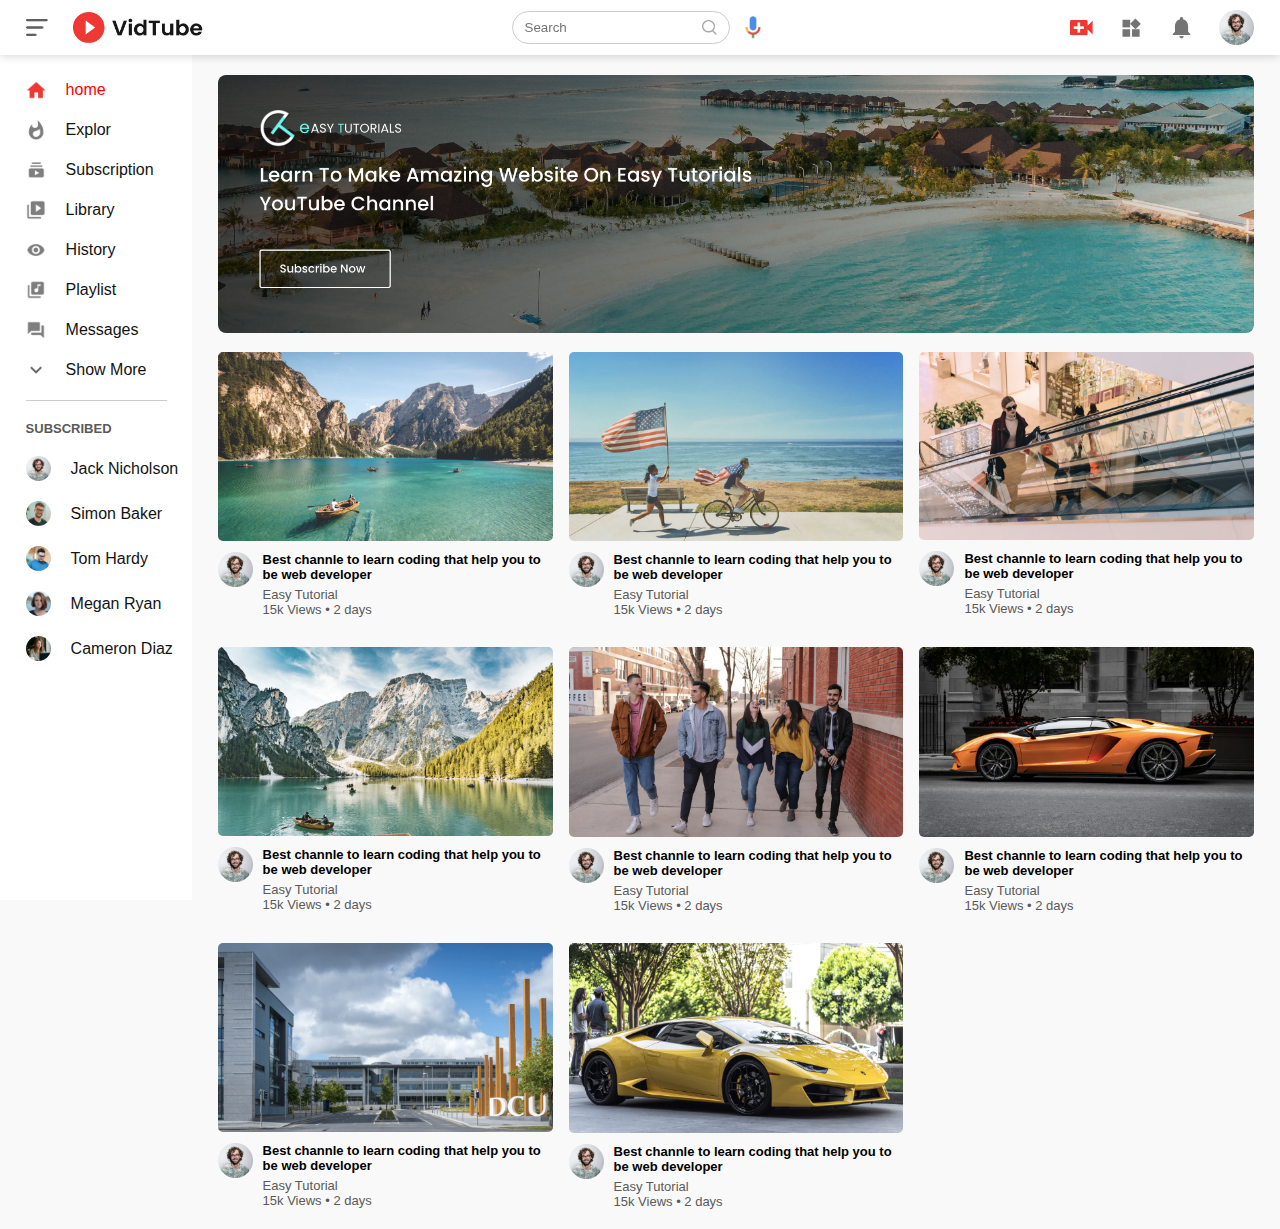
<file: index.html>
<!DOCTYPE html>
<html lang="en">
<head>
    <meta charset="UTF-8">
    <meta http-equiv="X-UA-Compatible" content="IE=edge">
    <meta name="viewport" content="width=device-width, initial-scale=1.0">
    <title>Web-Like YouTube</title>
    <link rel="stylesheet" href="style.css">
</head>
<body>

    <nav class="flex-div">
        <div class="nav-left flex-div">
            <img src="images/menu.png" class="menu-icon">
            <img src="images/logo.png" class="logo">
        </div>
        <div class="nav-muddle flex-div">
            <div class="search-box flex-div">
                <input type="text" placeholder="Search">
                <img src="images/search.png">
            </div>
            <img src="images/voice-search.png" class="mic-icon">
        </div>
        <div class="nav-right flex-div">
            <img src="images/upload.png">
            <img src="images/more.png">
            <img src="images/notification.png">
            <img src="images/Jack.png" class="user-icon">
        </div>
    </nav>
    <!--------------------------------------sidebar------------------------------------->
    <div class="sidebar">
        <div class="shortcut-links">
            <a href=""><img src="images/home.png"><p>home</p></a>
            <a href=""><img src="images/explore.png"><p>Explor</p></a>
            <a href=""><img src="images/subscriprion.png"><p>Subscription</p></a>
            <a href=""><img src="images/library.png"><p>Library</p></a>
            <a href=""><img src="images/history.png"><p>History</p></a>
            <a href=""><img src="images/playlist.png"><p>Playlist</p></a>
            <a href=""><img src="images/messages.png"><p>Messages</p></a>
            <a href=""><img src="images/show-more.png"><p>Show More</p></a>
            <hr>
        </div>
        <div class="subscribed-list">
            <h3>SUBSCRIBED</h3>
            <a href=""><img src="images/Jack.png"><p>Jack Nicholson</p></a>
            <a href=""><img src="images/simon.png"><p>Simon Baker</p></a>
            <a href=""><img src="images/tom.png"><p>Tom Hardy</p></a>
            <a href=""><img src="images/megan.png"><p>Megan Ryan</p></a>
            <a href=""><img src="images/cameron.png"><p>Cameron Diaz</p></a>
        </div>
    </div>



    <!--------------------------------------main---------------------------->



    <div class="container">
        <div class="banner">
            <img src="images/banner.png">
        </div>
        <div class="list-container">
            <div class="video-list">
                <a href="play-video.html"><img src="images/thumbnail1.png" class="thumnail"></a>  
                <div class="flex-div">
                    <img src="images/Jack.png">
                    <div class="video-info">
                        <a href="play-video.html">Best channle to learn coding that help you to be web developer</a>
                        <p>Easy Tutorial</p>
                        <p>15k Views &bull; 2 days</p>
                    </div>
                </div>
            </div>
            <div class="video-list">
                <a href=""><img src="images/thumbnail2.png" class="thumnail"></a>  
                <div class="flex-div">
                    <img src="images/Jack.png">
                    <div class="video-info">
                        <a href="">Best channle to learn coding that help you to be web developer</a>
                        <p>Easy Tutorial</p>
                        <p>15k Views &bull; 2 days</p>
                    </div>
                </div>
            </div>
            <div class="video-list">
                <a href=""><img src="images/thumbnail3.png" class="thumnail"></a>  
                <div class="flex-div">
                    <img src="images/Jack.png">
                    <div class="video-info">
                        <a href="">Best channle to learn coding that help you to be web developer</a>
                        <p>Easy Tutorial</p>
                        <p>15k Views &bull; 2 days</p>
                    </div>
                </div>
            </div>
            <div class="video-list">
                <a href=""><img src="images/thumbnail4.png" class="thumnail"></a>  
                <div class="flex-div">
                    <img src="images/Jack.png">
                    <div class="video-info">
                        <a href="">Best channle to learn coding that help you to be web developer</a>
                        <p>Easy Tutorial</p>
                        <p>15k Views &bull; 2 days</p>
                    </div>
                </div>
            </div>
            <div class="video-list">
                <a href=""><img src="images/thumbnail5.png" class="thumnail"></a>  
                <div class="flex-div">
                    <img src="images/Jack.png">
                    <div class="video-info">
                        <a href="">Best channle to learn coding that help you to be web developer</a>
                        <p>Easy Tutorial</p>
                        <p>15k Views &bull; 2 days</p>
                    </div>
                </div>
            </div>
            <div class="video-list">
                <a href=""><img src="images/thumbnail6.png" class="thumnail"></a>  
                <div class="flex-div">
                    <img src="images/Jack.png">
                    <div class="video-info">
                        <a href="">Best channle to learn coding that help you to be web developer</a>
                        <p>Easy Tutorial</p>
                        <p>15k Views &bull; 2 days</p>
                    </div>
                </div>
            </div>
            <div class="video-list">
                <a href=""><img src="images/thumbnail7.png" class="thumnail"></a>  
                <div class="flex-div">
                    <img src="images/Jack.png">
                    <div class="video-info">
                        <a href="">Best channle to learn coding that help you to be web developer</a>
                        <p>Easy Tutorial</p>
                        <p>15k Views &bull; 2 days</p>
                    </div>
                </div>
            </div>
            <div class="video-list">
                <a href=""><img src="images/thumbnail8.png" class="thumnail"></a>  
                <div class="flex-div">
                    <img src="images/Jack.png">
                    <div class="video-info">
                        <a href="">Best channle to learn coding that help you to be web developer</a>
                        <p>Easy Tutorial</p>
                        <p>15k Views &bull; 2 days</p>
                    </div>
                </div>
            </div>
        </div>


    </div>


<script src="script.js"></script>    
</body>
</html>
</file>
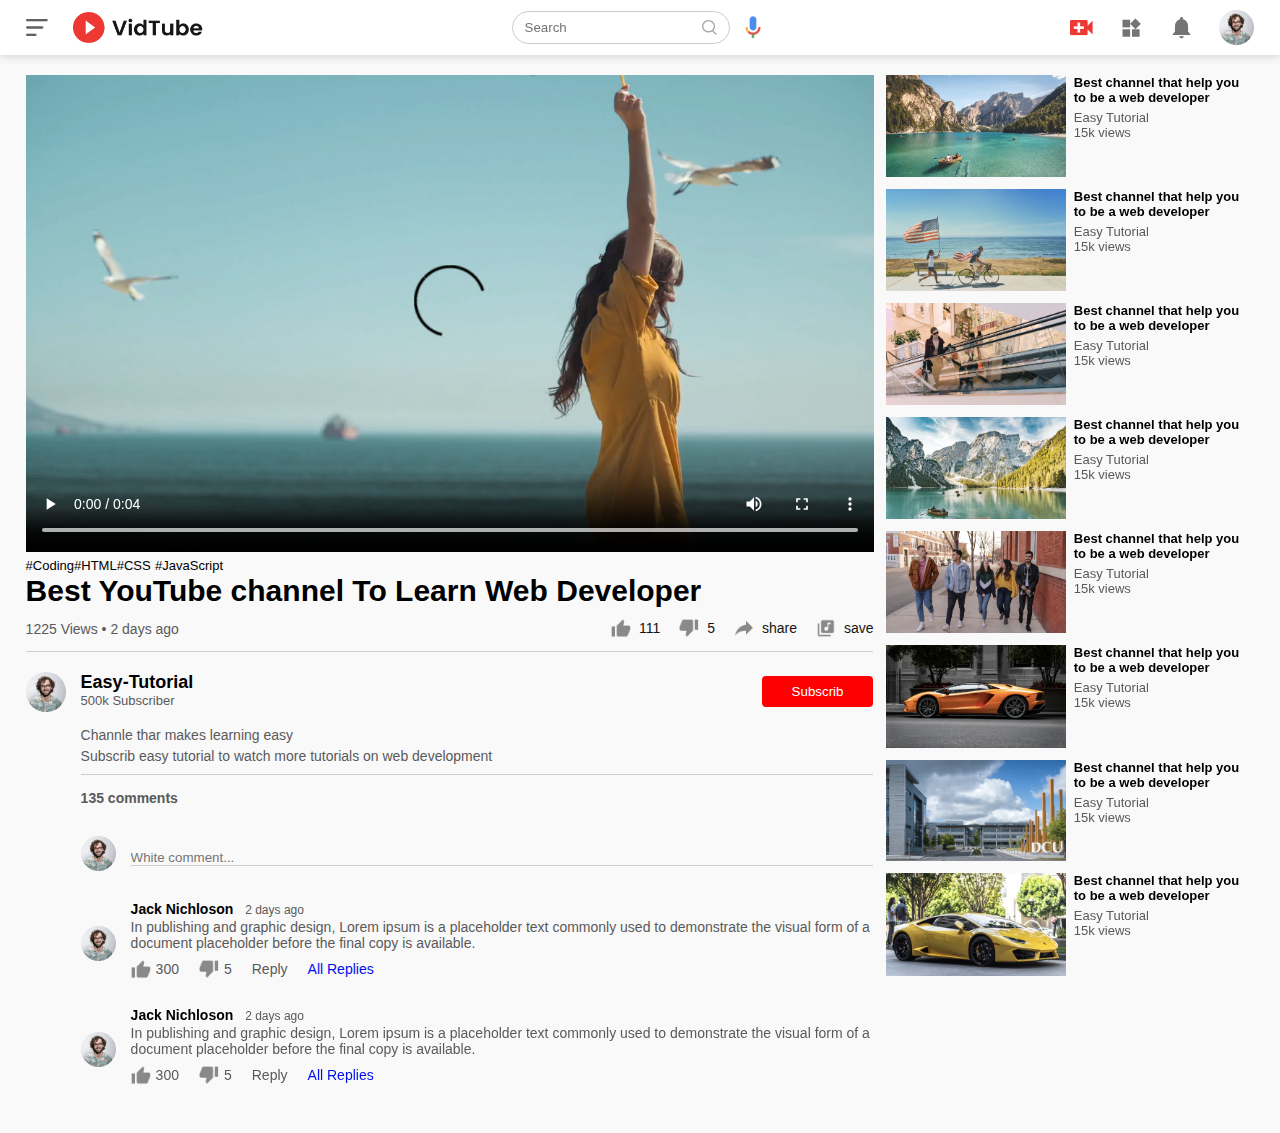
<file: play-video.html>
<!DOCTYPE html>
<html lang="en">
<head>
    <meta charset="UTF-8">
    <meta http-equiv="X-UA-Compatible" content="IE=edge">
    <meta name="viewport" content="width=device-width, initial-scale=1.0">
    <title>PLAY-VIDEO</title>
    <link rel="stylesheet" href="style.css">
</head>
<body>
    
    <nav class="flex-div">
        <div class="nav-left flex-div">
            <img src="images/menu.png" class="menu-icon">
            <img src="images/logo.png" class="logo">
        </div>
        <div class="nav-muddle flex-div">
            <div class="search-box flex-div">
                <input type="text" placeholder="Search">
                <img src="images/search.png">
            </div>
            <img src="images/voice-search.png" class="mic-icon">
        </div>
        <div class="nav-right flex-div">
            <img src="images/upload.png">
            <img src="images/more.png">
            <img src="images/notification.png">
            <img src="images/Jack.png" class="user-icon">
        </div>
    </nav>
    <div class="container play-container">
        <div class="row">
            <div class="play-video">
                <video controls autoplay>
                    <source src="images/video.mp4" type="video/mp4">
                </video>

                <div class="tags">
                    <a href="">#Coding</a><a href="">#HTML</a><a href="">#CSS</a>
                    <a href="">#JavaScript</a>
                </div>
                <h3>Best YouTube channel To Learn Web Developer</h3>
                <div class="play-video-info">
                    <p>1225 Views &bull; 2 days ago</p>
                    <div>
                        <a href=""><img src="images/like.png">111</a>
                        <a href=""><img src="images/dislike.png">5</a>
                        <a href=""><img src="images/share.png">share</a>
                        <a href=""><img src="images/save.png">save</a>
                    </div>    
                </div>
                <hr>
                <div class="puchlisher">
                    <img src="images/Jack.png">
                    <div>
                        <p>Easy-Tutorial</p>
                        <span>500k Subscriber</span>
                    </div>
                    <button type="button">Subscrib</button>
                </div>
                <div class="video-discription">
                    <p>Channle thar makes learning easy</p>
                    <p>Subscrib easy tutorial to watch more tutorials on web development</p>
                    <hr>
                    <h4>135 comments</h4>

                    <div class="add-comment">
                        <img src="images/Jack.png">
                        <input type="text" placeholder="White comment...">
                    </div>

                    <div class="old-comment">
                        <img src="images/Jack.png">
                        <div>
                            <h3>Jack Nichloson <span>2 days ago</span></h3>
                            <p>In publishing and graphic design, Lorem ipsum is a placeholder text 
                            commonly used to demonstrate the visual form of a document
                            placeholder before the final copy is available.</p>
                            <div class="comment-action">
                                <img src="images/like.png">
                                <span>300</span>
                                <img src="images/dislike.png">
                                <span>5</span>
                                <span>Reply</span>
                                <a href="">All Replies</a>
                                
                            </div>
                        </div>
                    </div>
                    <div class="old-comment">
                        <img src="images/Jack.png">
                        <div>
                            <h3>Jack Nichloson <span>2 days ago</span></h3>
                            <p>In publishing and graphic design, Lorem ipsum is a placeholder text 
                            commonly used to demonstrate the visual form of a document
                            placeholder before the final copy is available.</p>
                            <div class="comment-action">
                                <img src="images/like.png">
                                <span>300</span>
                                <img src="images/dislike.png">
                                <span>5</span>
                                <span>Reply</span>
                                <a href="">All Replies</a>
                                
                            </div>
                        </div>
                    </div>



                </div>


            </div>
            <div class="right-sidebar">

                <div class="side-video-list">
                    <a href="" class="small-thumbnail"><img src="images/thumbnail1.png"></a>
                    <div class="video-info">
                        <a href="">Best channel that help you to be a web developer</a>
                        <p>Easy Tutorial</p>
                        <p>15k views</p>
                    </div>
                </div>
                <div class="side-video-list">
                    <a href="" class="small-thumbnail"><img src="images/thumbnail2.png"></a>
                    <div class="video-info">
                        <a href="">Best channel that help you to be a web developer</a>
                        <p>Easy Tutorial</p>
                        <p>15k views</p>
                    </div>
                </div>
                <div class="side-video-list">
                    <a href="" class="small-thumbnail"><img src="images/thumbnail3.png"></a>
                    <div class="video-info">
                        <a href="">Best channel that help you to be a web developer</a>
                        <p>Easy Tutorial</p>
                        <p>15k views</p>
                    </div>
                </div>
                <div class="side-video-list">
                    <a href="" class="small-thumbnail"><img src="images/thumbnail4.png"></a>
                    <div class="video-info">
                        <a href="">Best channel that help you to be a web developer</a>
                        <p>Easy Tutorial</p>
                        <p>15k views</p>
                    </div>
                </div>
                <div class="side-video-list">
                    <a href="" class="small-thumbnail"><img src="images/thumbnail5.png"></a>
                    <div class="video-info">
                        <a href="">Best channel that help you to be a web developer</a>
                        <p>Easy Tutorial</p>
                        <p>15k views</p>
                    </div>
                </div>
                <div class="side-video-list">
                    <a href="" class="small-thumbnail"><img src="images/thumbnail6.png"></a>
                    <div class="video-info">
                        <a href="">Best channel that help you to be a web developer</a>
                        <p>Easy Tutorial</p>
                        <p>15k views</p>
                    </div>
                </div>
                <div class="side-video-list">
                    <a href="" class="small-thumbnail"><img src="images/thumbnail7.png"></a>
                    <div class="video-info">
                        <a href="">Best channel that help you to be a web developer</a>
                        <p>Easy Tutorial</p>
                        <p>15k views</p>
                    </div>
                </div>
                <div class="side-video-list">
                    <a href="" class="small-thumbnail"><img src="images/thumbnail8.png"></a>
                    <div class="video-info">
                        <a href="">Best channel that help you to be a web developer</a>
                        <p>Easy Tutorial</p>
                        <p>15k views</p>
                    </div>
                </div>


            </div>
        </div>
    </div>




</body>
</html>
</file>
<file: style.css>
*{
    margin: 0;
    padding: 0;
    font-family: sans-serif, Verdana;
    box-sizing: border-box;
}
a{
    text-decoration: none;
    color: rgb(20, 20, 20);
}
img {
    cursor: pointer;
}
.flex-div {
    display: flex;
    align-items: center;
}
nav {
    padding: 10px 2%;
    justify-content: space-between;
    box-shadow: 0 0 10px rgb(0, 0, 0, 0.2);
    background: #fff;
    position: sticky;
    top: 0;
    z-index: 10;
}
.nav-right img {
    width: 25px;
    margin-right: 25px;
}
.nav-right .user-icon {
    width: 35px;
    border-radius: 50%;
    margin-right: 0;
}
.nav-left .menu-icon{
    width: 22px;
    margin-right: 25px;
}
.nav-left .logo{
    width: 130px;
}
.nav-muddle .mic-icon{
    width: 16px;
}
.nav-muddle .search-box{
    border: 1px solid #ccc;
    margin-right: 15px;
    padding: 8px 12px;
    border-radius: 25px;
}
.nav-muddle .search-box input{
    width: 400;
    border: 0;
    outline: 0;
    background: transparent;
}
.nav-muddle .search-box img{
    width: 15px;
}

/*---------------------------------sidebar-----------------------------------*/
.sidebar{
    background: white;
    width: 15%;
    height: 100vh;
    position: fixed;
    top: 0;
    padding-left: 2%;
    padding-top: 80px;
}
.shortcut-links a img{
    width: 20px;
    margin-right: 20px;
}
.shortcut-links a{
    display: flex;
    align-items: center;
    margin-bottom: 20px;
    width: fit-content;
    flex-wrap: wrap;
}
.shortcut-links a:first-child{
    color: red;
}
.sidebar hr{
    border: 0;
    height: 1px;
    background: #ccc;
    width: 85%;
}
.subscribed-list h3{
    font-size: 13px;
    margin: 20px 0;
    color: #5a5a5a;
}
.subscribed-list a{
    display: flex;
    align-items: center;
    margin-bottom: 20px;
    width: fit-content;
    flex-wrap: wrap;
}
.subscribed-list a img{
    width: 25px;
    border-radius: 50%;
    margin-right: 20px;
}
.small-sidebar{
    width: 5%;
}
.small-sidebar a p{
    display: none;
}
.small-sidebar h3{
    display: none;
}
.small-sidebar hr{
    width: 50%;
    margin-bottom: 25px;
}

/*------------------------------main-----------------*/

.container{
    background: #f9f9f9;
    padding-left: 17%;
    padding-right: 2%;
    padding-top: 20px;
    padding-bottom: 20px;
}
.large-container{
    padding-left: 7%;
}
.banner{
    width: 100%;
}
.banner img{
    width: 100%;
    border-radius: 8px;
}
.list-container{
    display: grid;
    grid-template-columns: repeat(auto-fit, minmax(250px, 1fr));
    grid-column-gap: 16px;
    grid-row-gap: 30px;
    margin-top: 15px;
}
.video-list .thumnail{
    width: 100%;
    border-radius: 5px;
}
.video-list .flex-div{
    align-items: flex-start;
    margin-top: 7px;
}
.video-list .flex-div img{
    width: 35px;
    margin-right: 10px;
    border-radius: 50%;

}
.video-info{
    color: #5a5a5a;
    font-size: 13px;
}
.video-info a{
    color: #000;
    font-weight: 600;
    display: block;
    margin-bottom: 5px;
}
  @media (max-width: 900px) {
     .menu-icon{
         display: none;
     }
     .sidebar{
         display: none;
     }
     .container, .large-container{
         padding-left: 5%;
         padding-right: 5%;
     }
     .nav-right img{
         display: none;
     }
     .nav-right .user-icon{
         display: block;
         width: 30px;
     }
     .nav-muddle .search-box input{
         width: 100px;
     }
     .nav-muddle .mic-icon{
         display: none;
     }
     .logo{
         width: 80px;
     }
     
 }

 .play-container{
     padding-left: 2%;
 }
 .row{
     display: flex;
     justify-content: space-between;
     flex-wrap: wrap;
 }
 .play-video{
     flex-basis: 69%;  
 }
 .right-sidebar{
     flex-basis: 30%;
 }
 .play-video video{
     width: 100%;
 }
 .side-video-list{
     display: flex;
     justify-content: space-between;
     margin-bottom: 8px;
 }
.side-video-list img{
    width: 100%;
}
.side-video-list .small-thumbnail{
    flex-basis: 49%;
}
.side-video-list .video-info{
    flex-basis: 49%;
}
.play-video .tags a{
    color: #000;
    font-size: 13px;
}
.play-video h3{
    font-weight: 600;
    font-size: 30px;
}
.play-video .play-video-info{
    display: flex;
    align-items: center;
    justify-content: space-between;
    flex-wrap: wrap;
    margin-top: 10px;
    font-size: 14px;
    color: #5a5a5a;
}
.play-video .play-video-info a img{
    width: 20px;
    margin-right: 8px;
}
.play-video .play-video-info a{
    display: inline-flex;
    align-items: center;
    margin-left: 15px;
}
.play-video hr{
    border: 0;
    height: 1px;
    background: #ccc;
    margin: 10px 0;
}
.puchlisher{
    display: flex;
    align-items: center;
    margin-top: 20px;
}
.puchlisher div{
    flex: 1;
    line-height: 18px;
}
.puchlisher img{
    width: 40px;
    border-radius: 50%;
    margin-right: 15px;
}
.puchlisher div p{
    color: #000;
    font-weight: 600;
    font-size: 18px;
}
.puchlisher div span{
    font-size: 13px;
    color: #5a5a5a;
}
.puchlisher button{
    background: red;
    color: #fff;
    padding: 8px 30px;
    border: 0;
    outline: 0;
    border-radius: 4px;
    cursor: pointer;
}
.video-discription{
    padding-left: 55px;
    margin: 15px 0px;
}
.video-discription p{
    font-size: 14px;
    margin-bottom: 5px;
    color: #5a5a5a;
}
.video-discription h4{
    font-size: 14px;
    color: #5a5a5a;
    margin-top: 15px;
}
.add-comment{
    display: flex;
    align-items: center;
    margin: 30px 0px;
}
.add-comment img{
    width: 35px;
    border-radius: 50%;
    margin-right: 15px;
}
.add-comment input{
    border: 0px;
    outline: 0px;
    border-bottom: 1px solid #ccc;
    width: 100%;
    padding-top: 10px;
    background: transparent;
}
.old-comment{
    display: flex;
    align-items: center;
    margin: 20px 0px;
}
.old-comment img{
    width: 35px;
    border-radius: 50%;
    margin-right: 15px;

}
.old-comment h3{
    font-size: 14px;
    margin-bottom: 2px;
}
.old-comment h3 span{
  font-size: 12px;
  color: #5a5a5a;
  font-weight: 500;
  margin-left: 8px;  
}
.old-comment .comment-action{
    display: flex;
    align-items: center;
    margin: 8px 0px;
    font-size: 14px;
}
.old-comment .comment-action img{
    border-radius: 0;
    width: 20px;
    margin-right: 5px;
}
.old-comment .comment-action span{
    margin-right: 20px;
    color: #5a5a5a;
}
.old-comment .comment-action a{
    color: #000ff0;
}
 @media (max-width: 900px) {
     .play-video{
        flex-basis: 100%;
     }
     .right-sidebar{
        flex-basis: 100%;
     }
     .play-container{
         padding-left: 5px;
     }
     .video-discription{
         padding-left: 0;
     }
     .play-video .play-video-info a{
         margin-left: 0px;
         margin-right: 15px;
         margin-top: 15px;
     }
 }
</file>
